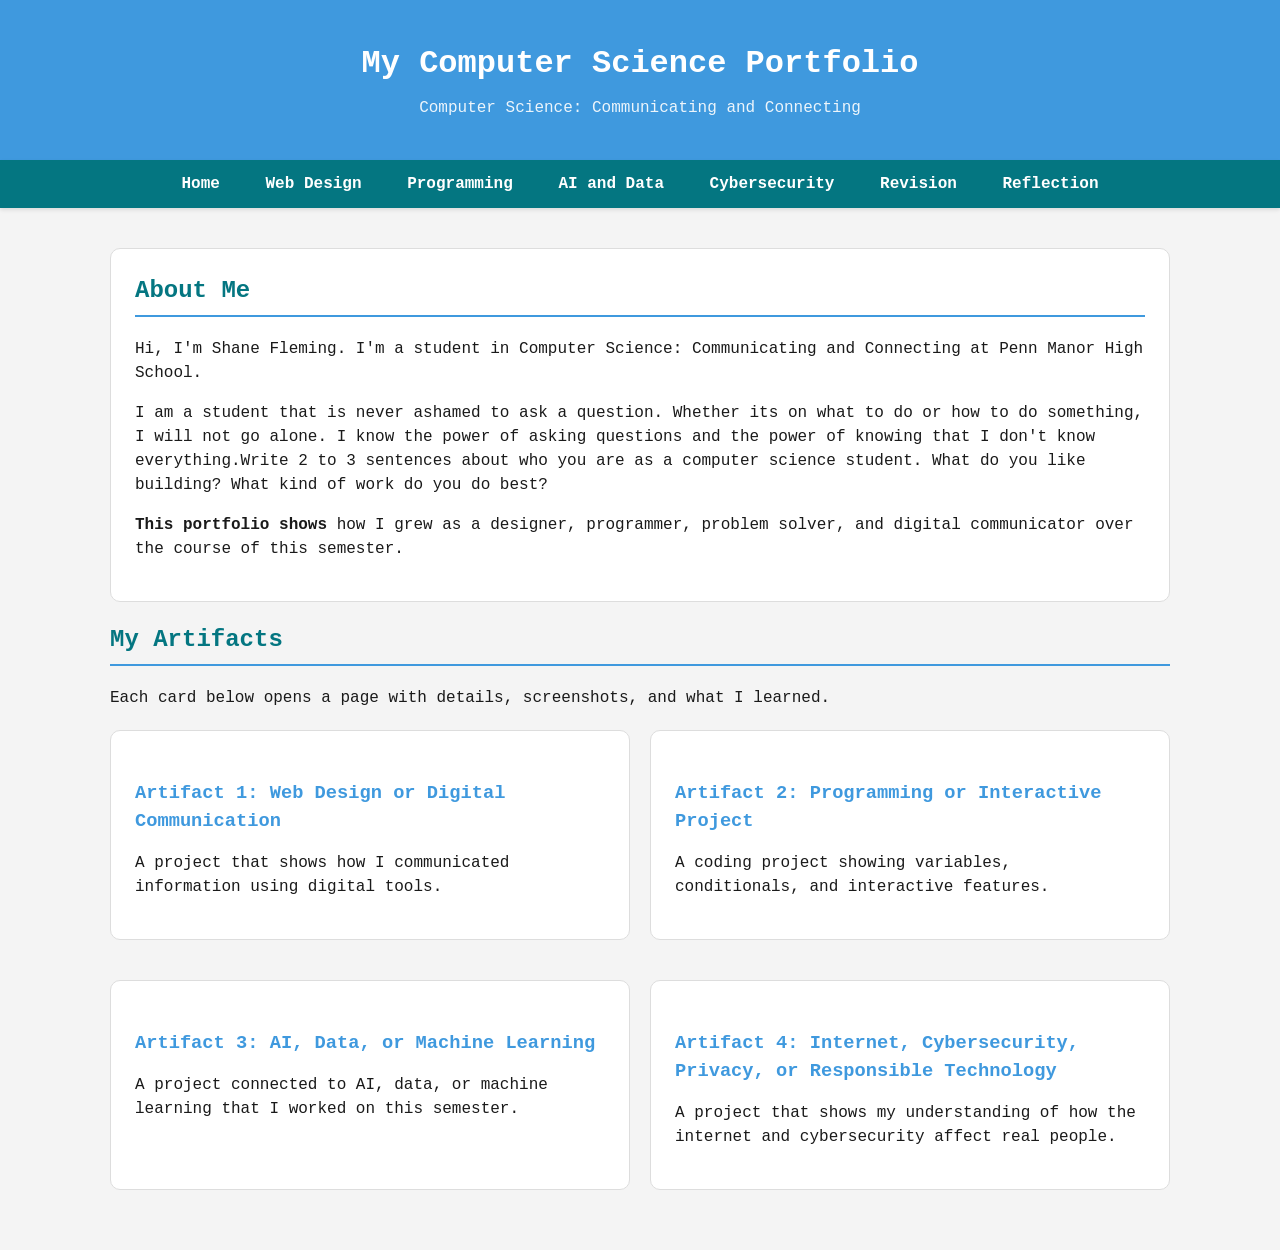
<file: index.html>
<!DOCTYPE html>
<html lang="en">
<head>
  <meta charset="UTF-8">
  <meta name="viewport" content="width=device-width, initial-scale=1.0">
  <title>My Computer Science Portfolio - [Your Name]</title>
  <link rel="stylesheet" href="style.css">
</head>
<body>
  <header>
    <h1>My Computer Science Portfolio</h1>
    <p>Computer Science: Communicating and Connecting</p>
  </header>

  <nav>
    <a href="index.html">Home</a>
    <a href="artifact1.html">Web Design</a>
    <a href="artifact2.html">Programming</a>
    <a href="artifact3.html">AI and Data</a>
    <a href="artifact4.html">Cybersecurity</a>
    <a href="revision.html">Revision</a>
    <a href="reflection.html">Reflection</a>
  </nav>

  <main>

    <!-- ============================================
         INTRODUCTION
         Required: your name, course name, who you are
         as a CS student, one sentence about your growth.
         ============================================ -->
    <section id="intro" class="card">
      <h2>About Me</h2>
      <p>Hi, I'm Shane Fleming. I'm a student in Computer Science: Communicating and Connecting at Penn Manor High School.</p>

      <p>I am a student that is never ashamed to ask a question. Whether its on what to do or how to do something, I will not go alone. I know the power of asking questions and the power of knowing that I don't know everything.Write 2 to 3 sentences about who you are as a computer science student. What do you like building? What kind of work do you do best?</em></p>

      <p><strong>This portfolio shows</strong> how I grew as a designer, programmer, problem solver, and digital communicator over the course of this semester.</p>
    </section>

    <!-- ============================================
         ARTIFACT GRID
         Click any card to open that artifact's full page.
         CP students need 4 artifacts. The pages are already linked.
         ============================================ -->
    <h2>My Artifacts</h2>
    <p>Each card below opens a page with details, screenshots, and what I learned.</p>

    <div class="artifact-grid">

      <a href="artifact1.html" class="card">
        <h3>Artifact 1: Web Design or Digital Communication</h3>
        <p>A project that shows how I communicated information using digital tools.</p>
      </a>

      <a href="artifact2.html" class="card">
        <h3>Artifact 2: Programming or Interactive Project</h3>
        <p>A coding project showing variables, conditionals, and interactive features.</p>
      </a>

      <a href="artifact3.html" class="card">
        <h3>Artifact 3: AI, Data, or Machine Learning</h3>
        <p>A project connected to AI, data, or machine learning that I worked on this semester.</p>
      </a>

      <a href="artifact4.html" class="card">
        <h3>Artifact 4: Internet, Cybersecurity, Privacy, or Responsible Technology</h3>
        <p>A project that shows my understanding of how the internet and cybersecurity affect real people.</p>
      </a>

    </div>

  </main>
</body>
</html>
</file>
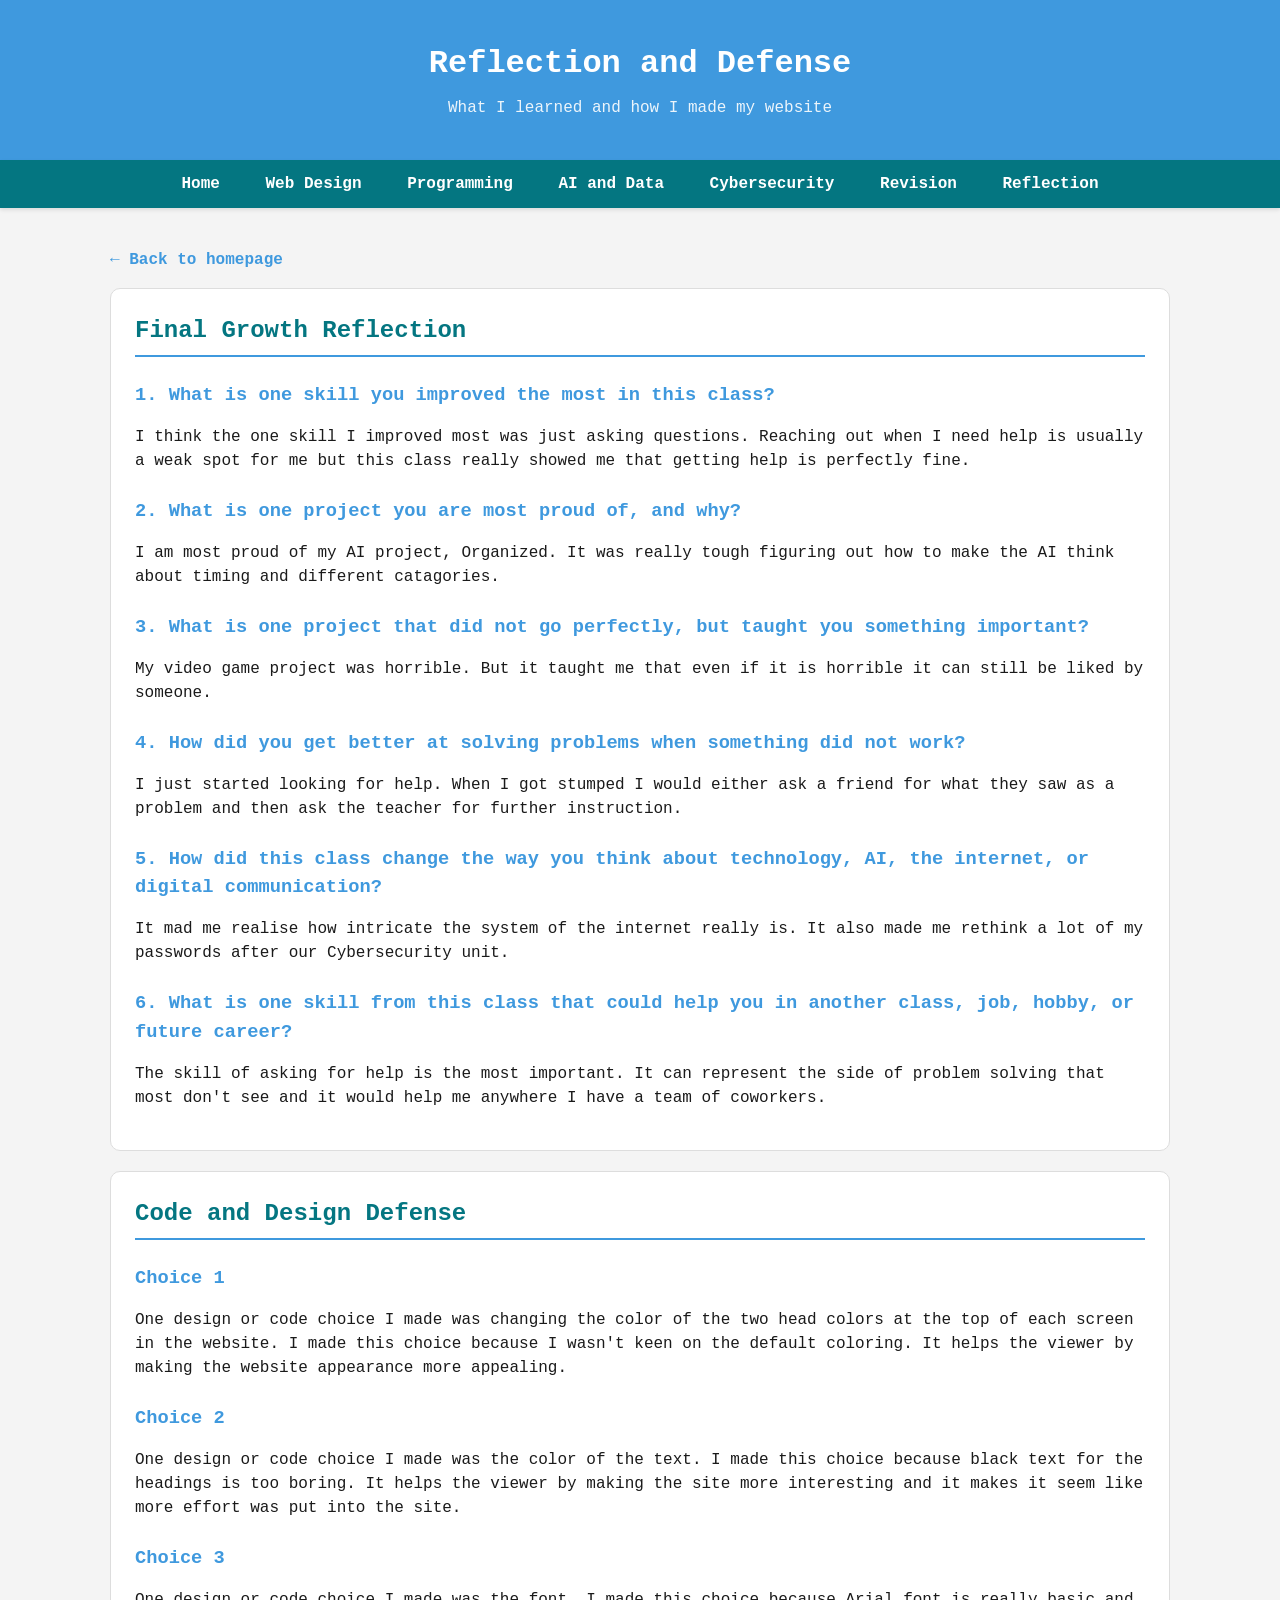
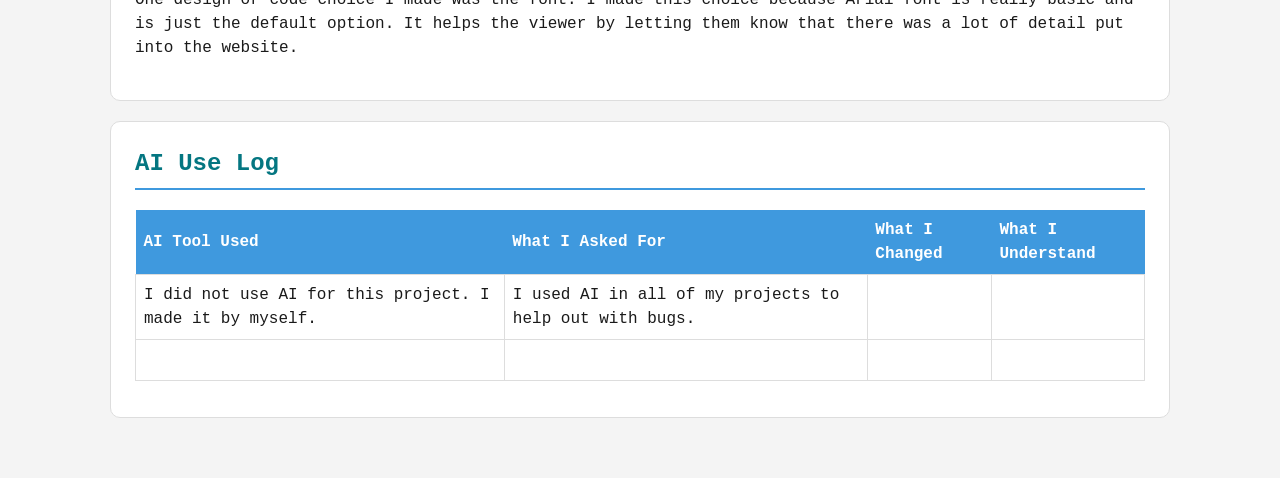
<file: reflection.html>
<!-- ============================================================
       CP REFLECTION PAGE
       This page covers 3 required sections from the rubric:
         9.7 Final Growth Reflection (6 questions, 2-3 sentences each)
         9.8 Code and Design Defense (at least 3 choices)
         9.9 AI Use Log (required for everyone)
       Revision Evidence is on its own page (revision.html).
       ============================================================ -->

<!DOCTYPE html>
<html lang="en">
<head>
  <meta charset="UTF-8">
  <meta name="viewport" content="width=device-width, initial-scale=1.0">
  <title>Reflection - [Your Name]</title>
  <link rel="stylesheet" href="style.css">
</head>
<body>
  <header>
    <h1>Reflection and Defense</h1>
    <p>What I learned and how I made my website</p>
  </header>

  <nav>
    <a href="index.html">Home</a>
    <a href="artifact1.html">Web Design</a>
    <a href="artifact2.html">Programming</a>
    <a href="artifact3.html">AI and Data</a>
    <a href="artifact4.html">Cybersecurity</a>
    <a href="revision.html">Revision</a>
    <a href="reflection.html">Reflection</a>
  </nav>

  <main>
    <a href="index.html" class="back-link">&larr; Back to homepage</a>


    <!-- ============================================
         FINAL GROWTH REFLECTION
         ============================================ -->
    <section class="card">
      <h2>Final Growth Reflection</h2>

      <h3>1. What is one skill you improved the most in this class?</h3>
      <p>I think the one skill I improved most was just asking questions. Reaching out when I need help is usually a weak spot for me but this class really showed me that getting help is perfectly fine.</p>

      <h3>2. What is one project you are most proud of, and why?</h3>
      <p>I am most proud of my AI project, Organized. It was really tough figuring out how to make the AI think about timing and different catagories.</p>

      <h3>3. What is one project that did not go perfectly, but taught you something important?</h3>
      <p>My video game project was horrible. But it taught me that even if it is horrible it can still be liked by someone. </p>

      <h3>4. How did you get better at solving problems when something did not work?</h3>
      <p>I just started looking for help. When I got stumped I would either ask a friend for what they saw as a problem and then ask the teacher for further instruction.</p>

      <h3>5. How did this class change the way you think about technology, AI, the internet, or digital communication?</h3>
      <p>It mad me realise how intricate the system of the internet really is. It also made me rethink a lot of my passwords after our Cybersecurity unit.</p>

      <h3>6. What is one skill from this class that could help you in another class, job, hobby, or future career?</h3>
      <p>The skill of asking for help is the most important. It can represent the side of problem solving that most don't see and it would help me anywhere I have a team of coworkers.</p>
    </section>

    <!-- ============================================
         CODE AND DESIGN DEFENSE
         ============================================ -->
    <section class="card">
      <h2>Code and Design Defense</h2>
      <h3>Choice 1</h3>
      <p>One design or code choice I made was changing the color of the two head colors at the top of each screen in the website. I made this choice because I wasn't keen on the default coloring. It helps the viewer by making the website appearance more appealing.</p>

      <h3>Choice 2</h3>
      <p>One design or code choice I made was the color of the text. I made this choice because black text for the headings is too boring. It helps the viewer by making the site more interesting and it makes it seem like more effort was put into the site.</p>

      <h3>Choice 3</h3>
      <p>One design or code choice I made was the font. I made this choice because Arial font is really basic and is just the default option. It helps the viewer by letting them know that there was a lot of detail put into the website.</p>
    </section>

    <!-- ============================================
         AI USE LOG
         ============================================ -->
    <section class="card">
      <h2>AI Use Log</h2>

      <table>
        <tr>
          <th>AI Tool Used</th>
          <th>What I Asked For</th>
          <th>What I Changed</th>
          <th>What I Understand</th>
        </tr>
        <tr>
          <td>I did not use AI for this project. I made it by myself.</td>
          <td>I used AI in all of my projects to help out with bugs.</td>
          <td></td>
          <td></td>
        </tr>
        <tr>
          <td>&nbsp;</td>
          <td>&nbsp;</td>
          <td>&nbsp;</td>
          <td>&nbsp;</td>
        </tr>
      </table>


    </section>

  </main>
</body>
</html>
</file>
<file: style.css>
/* ============================================================
   CP Final Portfolio - style.css
   You can edit any colors, spacing, fonts, or layout here.
   Keep at least one custom CSS choice when you make changes.
   ============================================================ */

/* ---- Color and font setup ---- */
:root {
  --primary: #3f99de;
  --primary-dark: #047681;
  --primary-light: #e8f5f6;
  --accent: #c475e1;
  --bg: #f4f4f4;
  --card-bg: #ffffff;
  --text: #1a1a1a;
  --muted: #555;
  --border: #ddd;
}

* {
  box-sizing: border-box;
}

body {
  font-family: Courier New, Helvetica, sans-serif;
  margin: 0;
  background: var(--bg);
  color: var(--text);
  line-height: 1.5;
}

/* ---- Header ---- */
header {
  background: var(--primary);
  color: white;
  padding: 40px 20px;
  text-align: center;
}

header h1 {
  margin: 0;
  font-size: 2em;
}

header p {
  margin: 8px 0 0;
  opacity: 0.9;
}

/* ---- Sticky navigation ---- */
nav {
  background: var(--primary-dark);
  padding: 12px;
  text-align: center;
  position: sticky;
  top: 0;
  z-index: 10;
  box-shadow: 0 2px 4px rgba(0, 0, 0, 0.1);
}

nav a {
  color: white;
  margin: 0 10px;
  text-decoration: none;
  font-weight: bold;
  padding: 4px 8px;
  border-radius: 4px;
}

nav a:hover {
  background: rgba(255, 255, 255, 0.15);
}

/* Accessibility: keyboard users see a clear focus ring */
nav a:focus-visible,
.card:focus-visible,
a:focus-visible {
  outline: 3px solid var(--accent);
  outline-offset: 2px;
}

/* ---- Main content area ---- */
main {
  max-width: 1100px;
  margin: 20px auto;
  padding: 20px;
}

.back-link {
  display: inline-block;
  margin-bottom: 16px;
  color: var(--primary);
  text-decoration: none;
  font-weight: bold;
}

.back-link:hover {
  text-decoration: underline;
}

/* ---- Section headings ---- */
main h2 {
  color: var(--primary-dark);
  border-bottom: 2px solid var(--primary);
  padding-bottom: 6px;
  margin-top: 0;
}

main h3 {
  color: var(--primary);
  margin-top: 24px;
  margin-bottom: 6px;
}

/* ---- Cards (one rule, no duplicates) ---- */
.card {
  display: block;
  background: var(--card-bg);
  border: 1px solid var(--border);
  border-radius: 10px;
  padding: 24px;
  margin-bottom: 20px;
  text-decoration: none;
  color: inherit;
  transition: transform 0.2s ease, box-shadow 0.2s ease;
}

a.card:hover {
  transform: translateY(-3px);
  box-shadow: 0 4px 12px rgba(0, 0, 0, 0.1);
  background-color: #fafdff;
}

/* ---- Artifact grid on the homepage ---- */
.artifact-grid {
  display: grid;
  grid-template-columns: repeat(2, 1fr);
  gap: 20px;
  margin-top: 20px;
}

/* CP has 4 artifacts, so 2x2 fits cleanly without special centering */

/* ---- Images ---- */
img {
  max-width: 100%;
  border: 1px solid var(--border);
  border-radius: 6px;
  display: block;
  margin: 8px 0;
}

/* ---- Image placeholder for screenshots ---- */
.placeholder {
  background: var(--primary-light);
  border: 2px dashed var(--primary);
  color: var(--primary-dark);
  padding: 30px;
  text-align: center;
  border-radius: 6px;
  font-style: italic;
  margin: 8px 0;
}

/* ---- Code-style blocks for "what to write" hints ---- */
.hint {
  background: #f4c7f4;
  border-left: 4px solid var(--accent);
  padding: 8px 12px;
  margin: 8px 0;
  font-size: 0.92em;
  color: #000000;
}

/* ---- AI Use Log table ---- */
table {
  width: 100%;
  border-collapse: collapse;
  margin: 12px 0;
}

th {
  background: var(--primary);
  color: white;
  text-align: left;
  padding: 8px;
}

td {
  border: 1px solid var(--border);
  padding: 8px;
  vertical-align: top;
}

/* ---- Mobile responsive ---- */
@media (max-width: 768px) {
  .artifact-grid {
    grid-template-columns: 1fr;
  }

  nav a {
    display: inline-block;
    margin: 4px;
  }

  header {
    padding: 25px 15px;
  }

  header h1 {
    font-size: 1.5em;
  }
}
</file>
